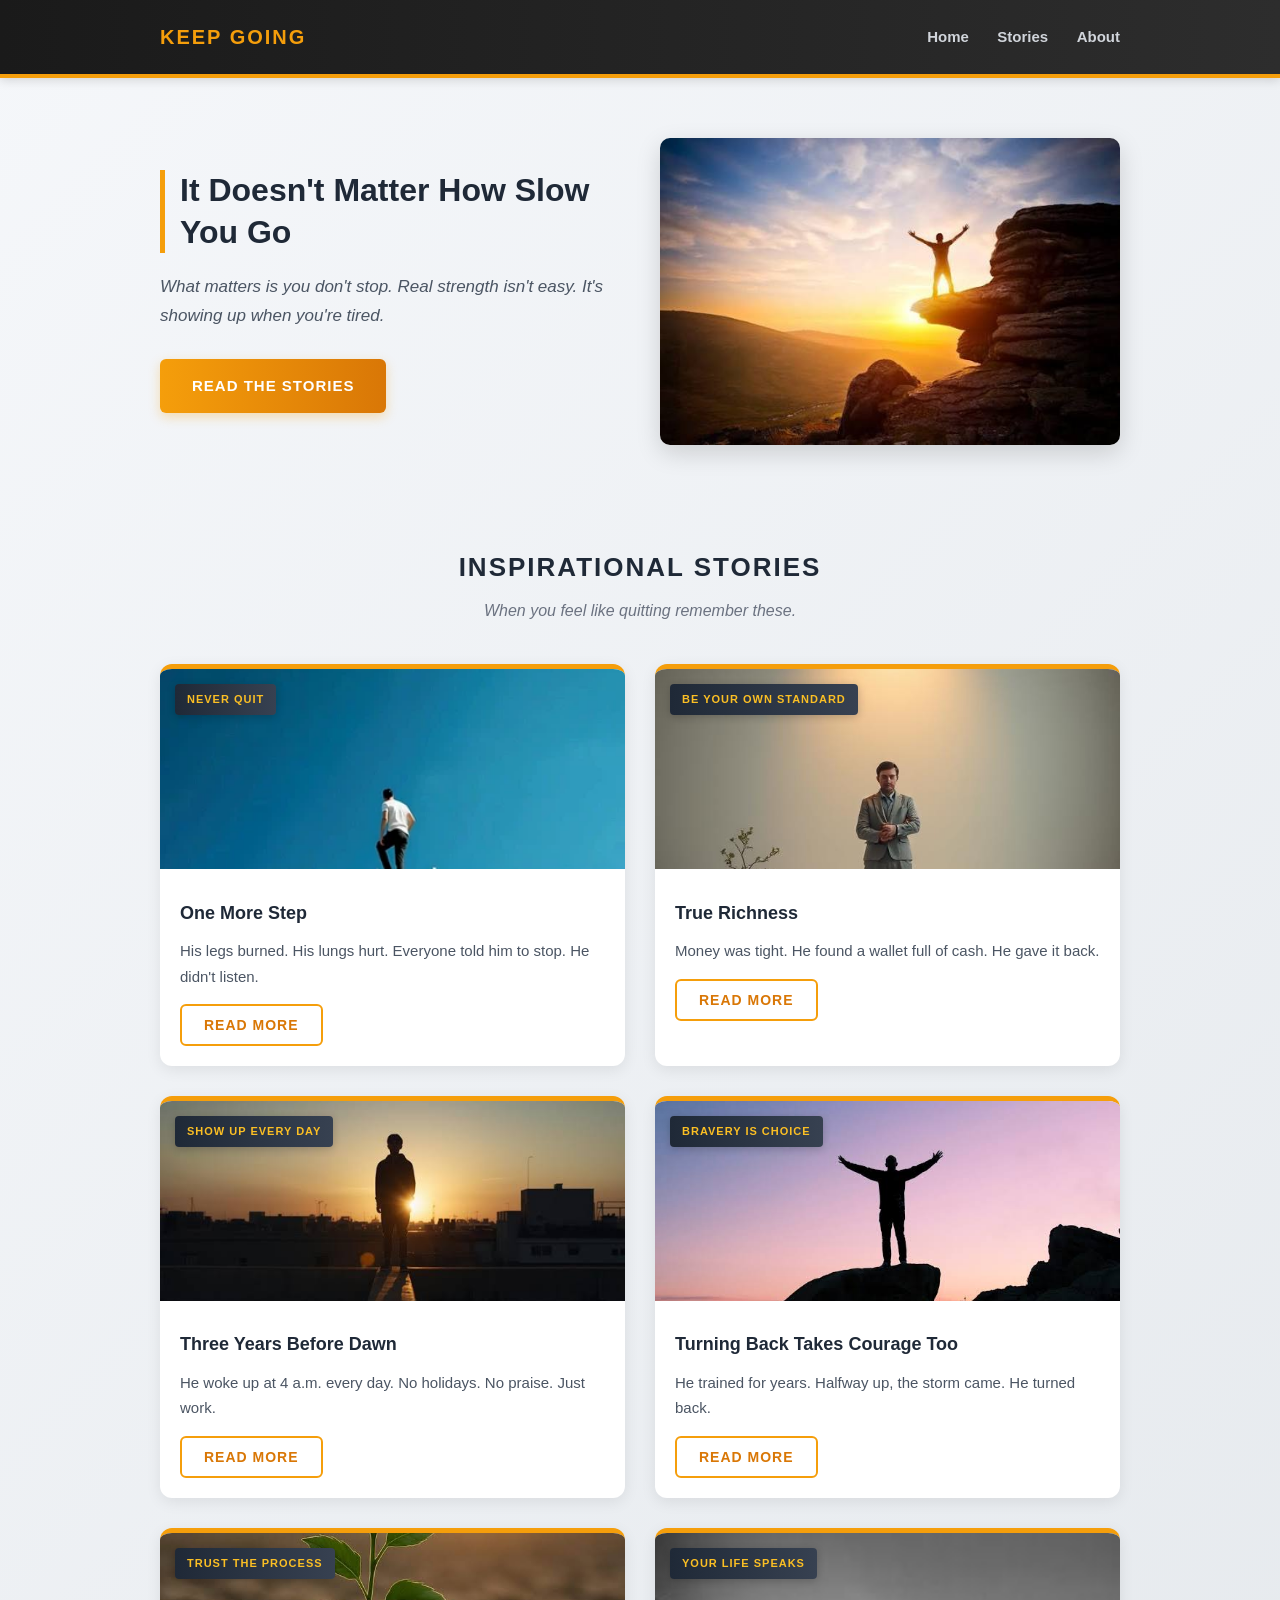
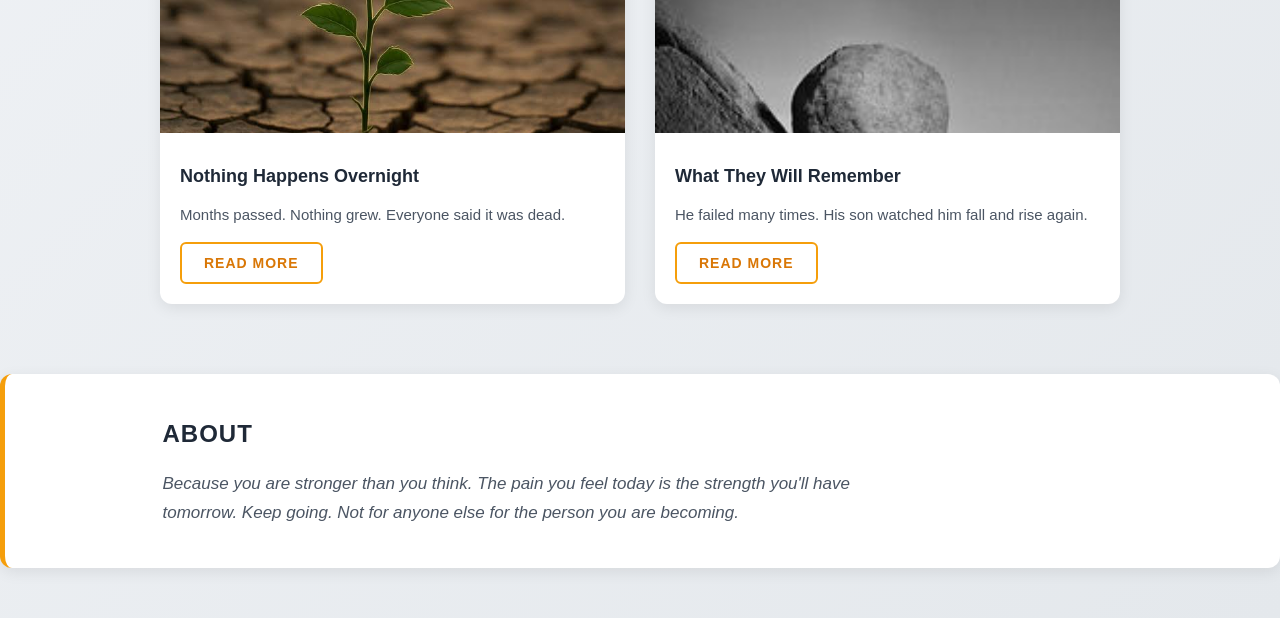
<file: index.html>
<!DOCTYPE html>
<html lang="en">
<head>
  <meta charset="UTF-8">
  <meta name="viewport" content="width=device-width, initial-scale=1.0">

  <title>Keep Going — Inspirational Stories</title>

  <meta property="og:type" content="website">
  <meta property="og:title" content="Keep Going">
  <meta property="og:description" content="It doesn't matter how slow you go. What matters is you don't stop.">
  <meta property="og:image" content="https://bcldeyb.github.io/deyb_d/p7.jpeg">
  <meta property="og:url" content="https://bcldeyb.github.io/deyb_d/inspiration stories">

  <link rel="stylesheet" href="style.css">
</head>
<body>

<header>
  <div class="container">
    <div class="logo">KEEP GOING</div>
    <nav>
      <a href="#">Home</a>
      <a href="#stories">Stories</a>
      <a href="#about">About</a>
    </nav>
  </div>
</header>

<section class="hero">
  <div class="container">
    <div class="hero-flex">
      <div>
        <h1>It Doesn't Matter How Slow You Go</h1>
        <p>What matters is you don't stop. Real strength isn't easy. It's showing up when you're tired.</p>
        <a href="#stories" class="btn">Read The Stories</a>
      </div>
      <img 
         src="frint.jpeg" 
         alt="Stand tall, keep moving">
    </div>
  </div>
</section>

<section class="stories" id="stories">
  <div class="container">
    <h2>INSPIRATIONAL STORIES</h2>
    <p class="sub">When you feel like quitting remember these.</p>

    <div class="cards">

      <div class="card">
        <img 
           src="p1.webp" 
           alt="Keep running">
           
        <span class="tag">NEVER QUIT</span>
        <h3>One More Step</h3>
        <p class="short">His legs burned. His lungs hurt. Everyone told him to stop. He didn't listen.</p>
        <div class="full">
          <p>He fell down. Got up. Fell again. Got up again. People passed him. Some laughed. He didn't care. He just whispered: one more step. Then another. Then another. He didn't run the fastest race. But he finished when everyone thought he couldn't.</p>
          <p class="lesson">You don't have to be great to start. But you have to start to be great.</p>
        </div>
        <button class="toggle">Read More</button>
      </div>

      <div class="card">
        
        <img 
            src="p2.jpg" 
            alt="Do the right thing">
            
        <span class="tag">BE YOUR OWN STANDARD</span>
        <h3>True Richness</h3>
        <p class="short">Money was tight. He found a wallet full of cash. He gave it back.</p>
        <div class="full">
          <p>He could have kept it. No one would know. But he knew. He found the owner and handed it all back. "Why?" the man asked. He said: "Because being poor doesn't mean being dishonest. My character is worth more than any amount of money."</p>
          <p class="lesson">Your reputation is worth more than anything you can buy.</p>
        </div>
        <button class="toggle">Read More</button>
      </div>

      <div class="card">
        
        <img 
             src="p3.jpeg" 
             alt="Work hard in silence">
             
        <span class="tag">SHOW UP EVERY DAY</span>
        <h3>Three Years Before Dawn</h3>
        <p class="short">He woke up at 4 a.m. every day. No holidays. No praise. Just work.</p>
        <div class="full">
          <p>Others partied and slept. He worked. Others gave up. He stayed. People said it was impossible. He didn't argue he just showed them. Three years later, what was broken was fixed. What was lost was earned back.</p>
          <p class="lesson">Discipline is doing what needs to be done, even when you don't feel like it.</p>
        </div>
        <button class="toggle">Read More</button>
      </div>

      <div class="card">
        
        <img 
             src="p4.jpeg" 
             alt="Reach higher">
             
        <span class="tag">BRAVERY IS CHOICE</span>
        <h3>Turning Back Takes Courage Too</h3>
        <p class="short">He trained for years. Halfway up, the storm came. He turned back.</p>
        <div class="full">
          <p>People said he failed. They said he was weak. But he knew: pushing on would mean dying. He lived to try again another day. Real courage isn't rushing into danger. It's knowing what you can handle and respecting yourself enough to live on.</p>
          <p class="lesson">It's not weakness to rest. It's wisdom to know when to wait.</p>
        </div>
        <button class="toggle">Read More</button>
      </div>

      <div class="card">
        
        <img 
            src="p5.jpeg" 
            alt="Grow slowly">
            
        <span class="tag">TRUST THE PROCESS</span>
        <h3>Nothing Happens Overnight</h3>
        <p class="short">Months passed. Nothing grew. Everyone said it was dead.</p>
        <div class="full">
          <p>Under the dirt, things were happening that no one could see. Roots were spreading. Strength was building. Then it showed up stronger than all the rest. Your time is coming. Keep preparing even when you can't see results yet.</p>
          <p class="lesson">Greatness grows in silence before it shows in public.</p>
        </div>
        <button class="toggle">Read More</button>
      </div>

      <div class="card">
        
        <img 
             src="p6.jpg" 
             alt="Lead by example">
             
        <span class="tag">YOUR LIFE SPEAKS</span>
        <h3>What They Will Remember</h3>
        <p class="short">He failed many times. His son watched him fall and rise again.</p>
        <div class="full">
          <p>The boy saw it all the struggles, the setbacks, the hard days. He asked: "Why do you keep trying when it's hard?" The father said: "Because you're watching. I want you to know that falling isn't failing. Staying down is."</p>
          <p class="lesson">Your actions teach louder than your words.</p>
        </div>
        <button class="toggle">Read More</button>
      </div>

    </div>
  </div>
</section>

<section class="about" id="about">
  <div class="container">
    <h2>About</h2>
    <p>Because you are stronger than you think. The pain you feel today is the strength you'll have tomorrow. Keep going. Not for anyone else for the person you are becoming.</p>
  </div>
</section>

<script>
  document.querySelectorAll('.toggle').forEach(btn => {
    btn.addEventListener('click', () => {
      const card = btn.parentElement;
      card.classList.toggle('open');
      btn.textContent = card.classList.contains('open') ? 'Show Less' : 'Read More';
    });
  });
</script>

</body>
</html>
</file>
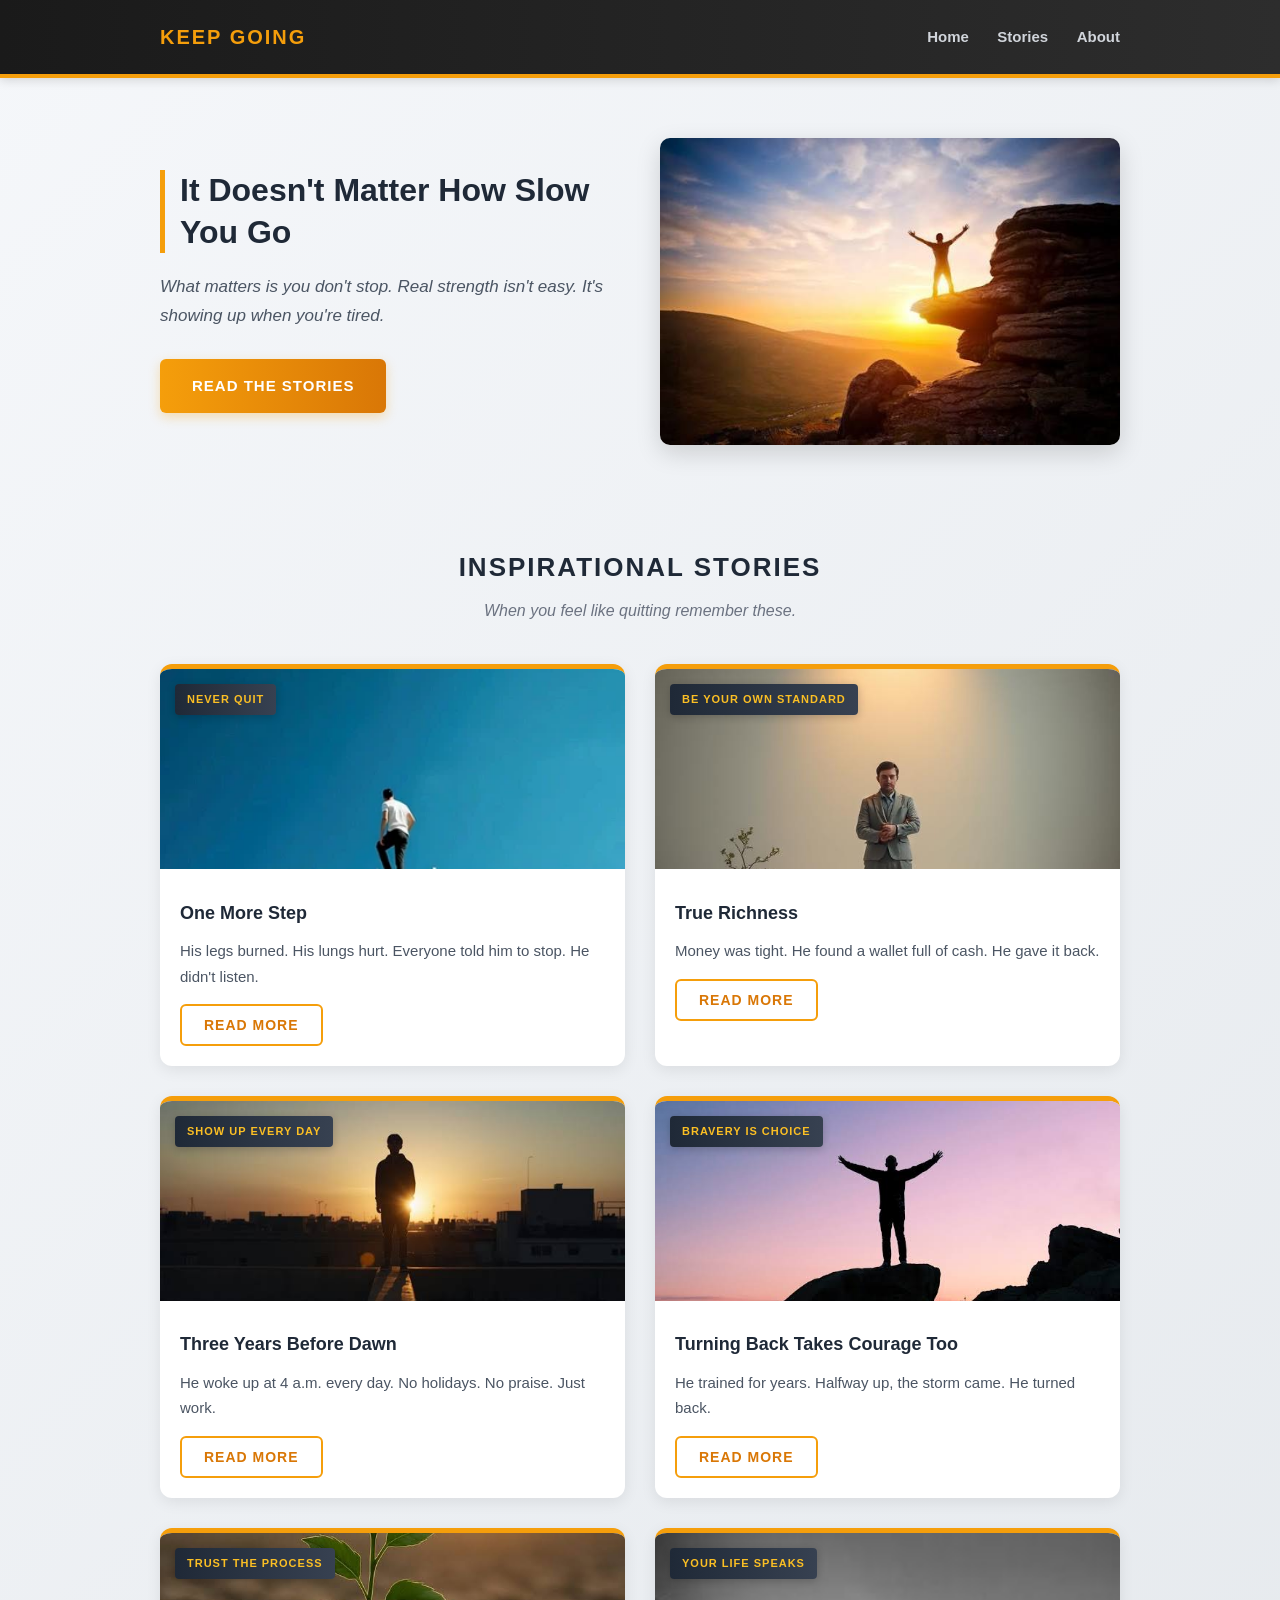
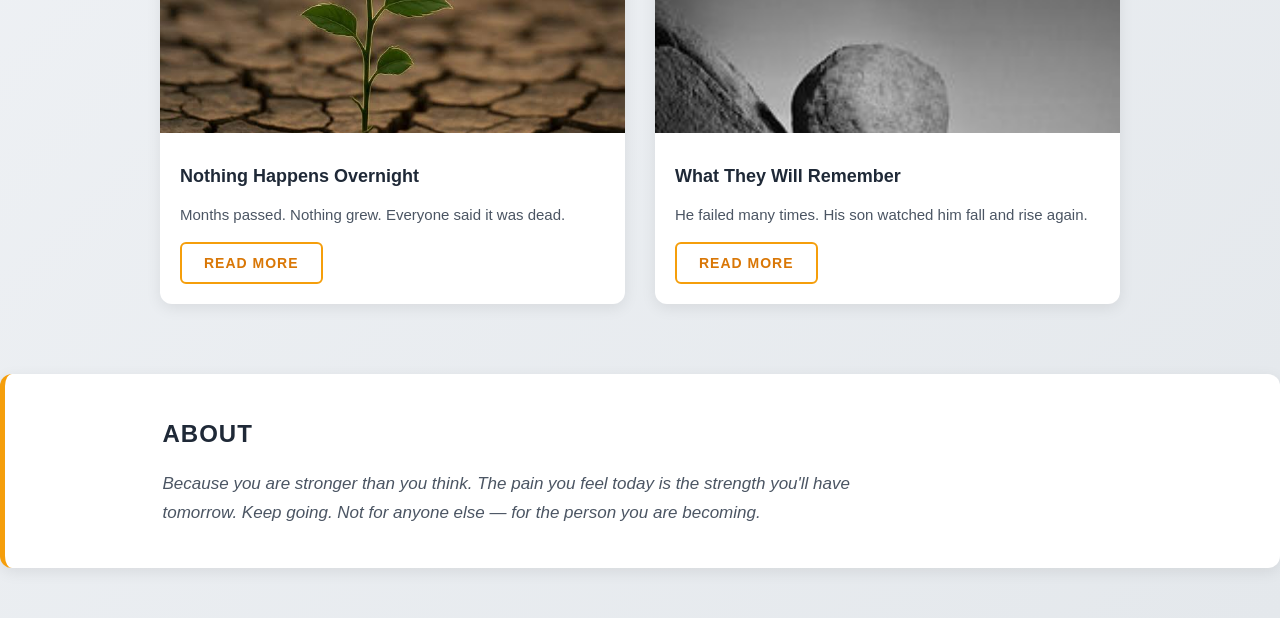
<file: inspiration.html>
<!DOCTYPE html>
<html lang="en">
<head>
  <meta charset="UTF-8">
  <meta name="viewport" content="width=device-width, initial-scale=1.0">
  <title>Keep Going</title>
  <link rel="stylesheet" href="style.css">
</head>
<body>

<header>
  <div class="container">
    <div class="logo">KEEP GOING</div>
    <nav>
      <a href="#">Home</a>
      <a href="#stories">Stories</a>
      <a href="#about">About</a>
    </nav>
  </div>
</header>

<section class="hero">
  <div class="container">
    <div class="hero-flex">
      <div>
        <h1>It Doesn't Matter How Slow You Go</h1>
        <p>What matters is you don't stop. Real strength isn't easy. It's showing up when you're tired.</p>
        <a href="#stories" class="btn">Read The Stories</a>
      </div>
      <img 
         src="frint.jpeg" 
         alt="Stand tall, keep moving">
    </div>
  </div>
</section>

<section class="stories" id="stories">
  <div class="container">
    <h2>INSPIRATIONAL STORIES</h2>
    <p class="sub">When you feel like quitting remember these.</p>

    <div class="cards">

      <div class="card">
        <img 
           src="p1.webp" 
           alt="Keep running">
           
        <span class="tag">NEVER QUIT</span>
        <h3>One More Step</h3>
        <p class="short">His legs burned. His lungs hurt. Everyone told him to stop. He didn't listen.</p>
        <div class="full">
          <p>He fell down. Got up. Fell again. Got up again. People passed him. Some laughed. He didn't care. He just whispered: one more step. Then another. Then another. He didn't run the fastest race. But he finished when everyone thought he couldn't.</p>
          <p class="lesson">You don't have to be great to start. But you have to start to be great.</p>
        </div>
        <button class="toggle">Read More</button>
      </div>

      <div class="card">
        
        <img 
            src="p2.jpg" 
            alt="Do the right thing">
            
        <span class="tag">BE YOUR OWN STANDARD</span>
        <h3>True Richness</h3>
        <p class="short">Money was tight. He found a wallet full of cash. He gave it back.</p>
        <div class="full">
          <p>He could have kept it. No one would know. But he knew. He found the owner and handed it all back. "Why?" the man asked. He said: "Because being poor doesn't mean being dishonest. My character is worth more than any amount of money."</p>
          <p class="lesson">Your reputation is worth more than anything you can buy.</p>
        </div>
        <button class="toggle">Read More</button>
      </div>

      <div class="card">
        
        <img 
             src="p3.jpeg" 
             alt="Work hard in silence">
             
        <span class="tag">SHOW UP EVERY DAY</span>
        <h3>Three Years Before Dawn</h3>
        <p class="short">He woke up at 4 a.m. every day. No holidays. No praise. Just work.</p>
        <div class="full">
          <p>Others partied and slept. He worked. Others gave up. He stayed. People said it was impossible. He didn't argue — he just showed them. Three years later, what was broken was fixed. What was lost was earned back.</p>
          <p class="lesson">Discipline is doing what needs to be done, even when you don't feel like it.</p>
        </div>
        <button class="toggle">Read More</button>
      </div>

      <div class="card">
        
        <img 
             src="p4.jpeg" 
             alt="Reach higher">
             
        <span class="tag">BRAVERY IS CHOICE</span>
        <h3>Turning Back Takes Courage Too</h3>
        <p class="short">He trained for years. Halfway up, the storm came. He turned back.</p>
        <div class="full">
          <p>People said he failed. They said he was weak. But he knew: pushing on would mean dying. He lived to try again another day. Real courage isn't rushing into danger. It's knowing what you can handle — and respecting yourself enough to live on.</p>
          <p class="lesson">It's not weakness to rest. It's wisdom to know when to wait.</p>
        </div>
        <button class="toggle">Read More</button>
      </div>

      <div class="card">
        
        <img 
            src="p5.jpeg" 
            alt="Grow slowly">
            
        <span class="tag">TRUST THE PROCESS</span>
        <h3>Nothing Happens Overnight</h3>
        <p class="short">Months passed. Nothing grew. Everyone said it was dead.</p>
        <div class="full">
          <p>Under the dirt, things were happening that no one could see. Roots were spreading. Strength was building. Then it showed up — stronger than all the rest. Your time is coming. Keep preparing even when you can't see results yet.</p>
          <p class="lesson">Greatness grows in silence before it shows in public.</p>
        </div>
        <button class="toggle">Read More</button>
      </div>

      <div class="card">
        
        <img 
             src="p6.jpg" 
             alt="Lead by example">
             
        <span class="tag">YOUR LIFE SPEAKS</span>
        <h3>What They Will Remember</h3>
        <p class="short">He failed many times. His son watched him fall and rise again.</p>
        <div class="full">
          <p>The boy saw it all — the struggles, the setbacks, the hard days. He asked: "Why do you keep trying when it's hard?" The father said: "Because you're watching. I want you to know that falling isn't failing. Staying down is."</p>
          <p class="lesson">Your actions teach louder than your words.</p>
        </div>
        <button class="toggle">Read More</button>
      </div>

    </div>
  </div>
</section>

<section class="about" id="about">
  <div class="container">
    <h2>About</h2>
    <p>Because you are stronger than you think. The pain you feel today is the strength you'll have tomorrow. Keep going. Not for anyone else — for the person you are becoming.</p>
  </div>
</section>

<script>
  document.querySelectorAll('.toggle').forEach(btn => {
    btn.addEventListener('click', () => {
      const card = btn.parentElement;
      card.classList.toggle('open');
      btn.textContent = card.classList.contains('open') ? 'Show Less' : 'Read More';
    });
  });
</script>

</body>
</html>
</file>
<file: style.css>
* {
  margin: 0;
  padding: 0;
  box-sizing: border-box;
}

body {
  font-family: 'Segoe UI', Arial, sans-serif;
  background: linear-gradient(135deg, #f5f7fa 0%, #e4e8ec 100%);
  color: #2d3436;
  line-height: 1.7;
}

.container {
  max-width: 1000px;
  margin: 0 auto;
  padding: 0 20px;
}

header {
  background: linear-gradient(90deg, #1a1a1a 0%, #2d2d2d 100%);
  color: #fff;
  padding: 20px 0;
  border-bottom: 4px solid #f59e0b;
  box-shadow: 0 2px 10px rgba(0,0,0,0.15);
}

header .container {
  display: flex;
  justify-content: space-between;
  align-items: center;
}

.logo {
  font-size: 20px;
  font-weight: 900;
  text-transform: uppercase;
  letter-spacing: 2px;
  color: #f59e0b;
}

nav a {
  color: #d1d5db;
  text-decoration: none;
  margin-left: 24px;
  font-size: 15px;
  font-weight: 600;
  transition: all 0.3s ease;
}

nav a:hover {
  color: #f59e0b;
  transform: translateY(-2px);
}

.hero {
  padding: 60px 0;
}

.hero-flex {
  display: flex;
  gap: 40px;
  align-items: center;
  flex-wrap: wrap;
}

.hero-flex > div {
  flex: 1;
  min-width: 300px;
}

.hero h1 {
  font-size: 32px;
  margin-bottom: 20px;
  color: #1f2937;
  line-height: 1.3;
  border-left: 5px solid #f59e0b;
  padding-left: 15px;
}

.hero p {
  margin-bottom: 28px;
  color: #4b5563;
  font-size: 17px;
  font-style: italic;
}

.btn {
  display: inline-block;
  background: linear-gradient(90deg, #f59e0b 0%, #d97706 100%);
  color: #fff;
  padding: 14px 32px;
  text-decoration: none;
  border: none;
  border-radius: 6px;
  font-weight: 800;
  font-size: 15px;
  text-transform: uppercase;
  letter-spacing: 1px;
  transition: all 0.3s ease;
  box-shadow: 0 4px 12px rgba(245, 158, 11, 0.3);
}

.btn:hover {
  transform: translateY(-4px);
  box-shadow: 0 6px 20px rgba(245, 158, 11, 0.4);
  background: linear-gradient(90deg, #d97706 0%, #b45309 100%);
}

.hero img {
  flex: 1;
  min-width: 300px;
  max-width: 100%;
  border-radius: 10px;
  box-shadow: 0 8px 24px rgba(0,0,0,0.15);
  transition: transform 0.4s ease;
}

.hero img:hover {
  transform: scale(1.05);
}

.stories {
  padding: 40px 0 70px;
}

.stories h2 {
  text-align: center;
  font-size: 26px;
  color: #1f2937;
  margin-bottom: 8px;
  text-transform: uppercase;
  letter-spacing: 2px;
  font-weight: 900;
}

.sub {
  text-align: center;
  color: #6b7280;
  margin-bottom: 40px;
  font-style: italic;
  font-size: 16px;
}

.cards {
  display: grid;
  grid-template-columns: repeat(auto-fill, minmax(310px, 1fr));
  gap: 30px;
}

.card {
  background: #fff;
  border: none;
  border-radius: 12px;
  position: relative;
  overflow: hidden;
  box-shadow: 0 4px 15px rgba(0,0,0,0.08);
  transition: all 0.35s ease;
  border-top: 5px solid #f59e0b;
}

.card:hover {
  transform: translateY(-10px);
  box-shadow: 0 15px 35px rgba(0,0,0,0.12);
  border-top-color: #d97706;
}

.tag {
  position: absolute;
  top: 15px;
  left: 15px;
  background: linear-gradient(90deg, #1f2937 0%, #374151 100%);
  color: #fbbf24;
  font-size: 11px;
  padding: 6px 12px;
  border-radius: 4px;
  text-transform: uppercase;
  font-weight: 900;
  letter-spacing: 1px;
  z-index: 10;
  box-shadow: 0 2px 8px rgba(0,0,0,0.2);
}

.card img {
  width: 100%;
  height: 200px;
  object-fit: cover;
  transition: transform 0.4s ease;
}

.card:hover img {
  transform: scale(1.08);
}

.card h3 {
  font-size: 18px;
  padding: 20px 20px 10px;
  color: #1f2937;
  font-weight: 800;
}

.short {
  padding: 0 20px 15px;
  color: #4b5563;
  font-size: 15px;
}

.full {
  max-height: 0;
  overflow: hidden;
  transition: max-height 0.4s ease;
}

.card.open .full {
  max-height: 650px;
}

.full p {
  padding: 0 20px 15px;
  color: #374151;
  font-size: 15px;
}

.lesson {
  font-weight: 900;
  color: #d97706;
  margin-top: 10px;
  border-top: 2px solid #fef3c7;
  padding-top: 12px;
  font-size: 15px;
}

.toggle {
  margin: 0 20px 20px;
  padding: 11px 22px;
  background: transparent;
  border: 2px solid #f59e0b;
  border-radius: 6px;
  color: #d97706;
  cursor: pointer;
  font-size: 14px;
  font-weight: 800;
  text-transform: uppercase;
  letter-spacing: 1px;
  transition: all 0.3s ease;
}

.toggle:hover {
  background: linear-gradient(90deg, #f59e0b 0%, #d97706 100%);
  border-color: transparent;
  color: #fff;
  transform: translateY(-2px);
}

.about {
  background: #fff;
  border: none;
  border-radius: 12px;
  padding: 40px;
  margin-bottom: 50px;
  box-shadow: 0 4px 15px rgba(0,0,0,0.08);
  border-left: 5px solid #f59e0b;
}

.about h2 {
  font-size: 24px;
  margin-bottom: 15px;
  color: #1f2937;
  font-weight: 900;
  text-transform: uppercase;
  letter-spacing: 1px;
}

.about p {
  color: #4b5563;
  max-width: 700px;
  font-size: 17px;
  font-style: italic;
}

@media (max-width: 768px) {
  nav {
    display: none;
  }
  .cards {
    grid-template-columns: 1fr;
  }
  .hero h1 {
    font-size: 26px;
  }
}
</file>
